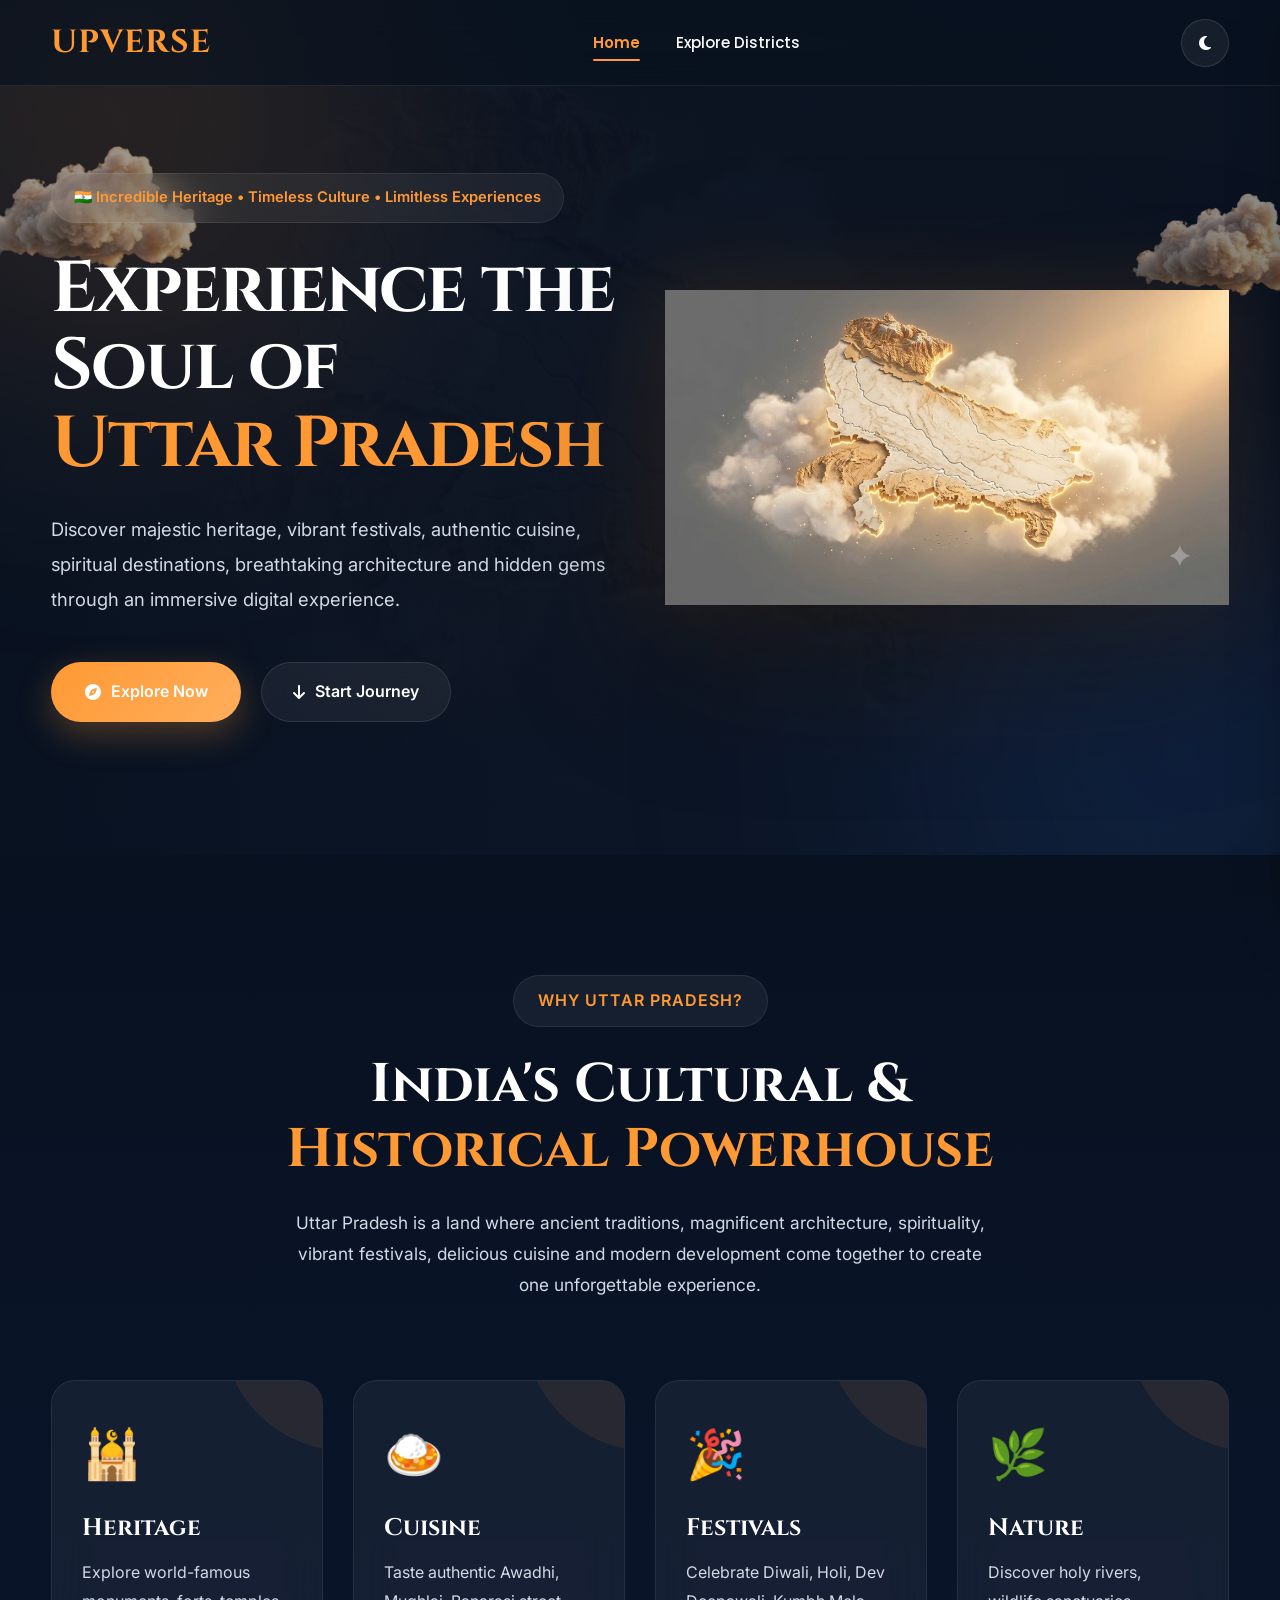
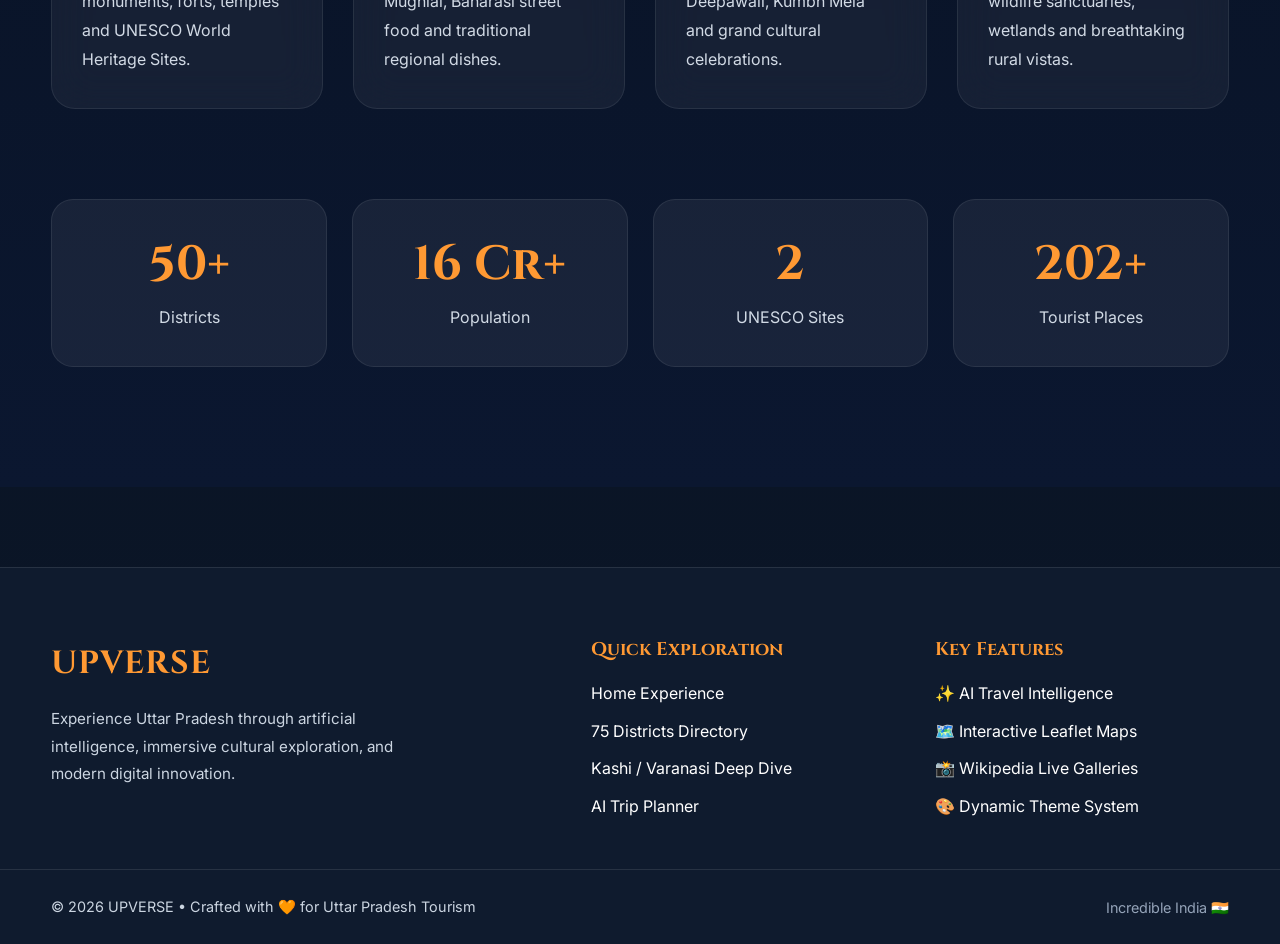
<file: index.html>
<!DOCTYPE html>
<html lang="en">

<head>

    <meta charset="UTF-8">
    <meta name="viewport" content="width=device-width, initial-scale=1.0">

    <title>UPVERSE | Experience the Soul of Uttar Pradesh</title>

    <meta name="description"
        content="Experience Uttar Pradesh through an immersive digital journey.">

    <!-- Google Fonts -->

    <link rel="preconnect" href="https://fonts.googleapis.com">

    <link rel="preconnect" href="https://fonts.gstatic.com" crossorigin>

    <link href="https://fonts.googleapis.com/css2?family=Cinzel:wght@500;600;700&family=Inter:wght@300;400;500;600&family=Poppins:wght@300;400;500;600;700&display=swap"
        rel="stylesheet">

    <!-- Font Awesome -->

    <link rel="stylesheet"
        href="https://cdnjs.cloudflare.com/ajax/libs/font-awesome/6.7.2/css/all.min.css">

    <!-- CSS -->

    <link rel="stylesheet" href="css/global.css">
    <link rel="stylesheet" href="css/navbar.css">
    <link rel="stylesheet" href="css/hero.css">
    <link rel="stylesheet" href="css/overview.css">

</head>

<body>
    
    
    <div class="loader">
    <div class="loader-content">
        <h1>UPVERSE</h1>
        <p>Loading Experience...</p>
    </div>
</div>
    <!-- ================= HEADER ================= -->

    <header class="navbar-header">

        <nav class="navbar container">

            <a href="index.html" class="logo">
                <span class="logo-accent">UP</span>VERSE
            </a>

            <ul class="nav-links">
                <li><a href="index.html" class="active">Home</a></li>
                <li><a href="explore.html">Explore Districts</a></li>
            </ul>

            <div class="nav-actions">
                <button class="theme-btn" id="themeToggle" aria-label="Toggle theme">
                    <i class="fa-solid fa-moon"></i>
                </button>
                <button class="mobile-menu-btn" id="mobileMenuBtn" aria-label="Toggle mobile menu">
                    <i class="fa-solid fa-bars"></i>
                </button>
            </div>
        </nav>
    </header>

    <!-- Mobile Drawer Menu -->
    <div class="mobile-nav-drawer" id="mobileNavDrawer">
        <div class="drawer-header">
            <span class="logo"><span class="logo-accent">UP</span>VERSE</span>
            <button class="close-drawer-btn" id="closeDrawerBtn"><i class="fa-solid fa-xmark"></i></button>
        </div>
        <ul class="drawer-links">
            <li><a href="index.html" class="active"><i class="fa-solid fa-house"></i> Home</a></li>
            <li><a href="explore.html"><i class="fa-solid fa-compass"></i> Explore Districts</a></li>
        </ul>
    </div>
    <div class="mobile-nav-backdrop" id="mobileNavBackdrop"></div>

    <!-- ================= HERO ================= -->

    <section class="hero">

        <!-- Background -->

        <div class="hero-bg"></div>

        <div class="hero-overlay"></div>

        <div class="hero-glow glow-1"></div>
        <div class="hero-glow glow-2"></div>

        <!-- Floating Clouds -->

        <img src="assets/images/cloud.png"
            class="cloud cloud-1"
            alt="Cloud">

        <img src="assets/images/cloud.png"
            class="cloud cloud-2"
            alt="Cloud">

        <!-- Main Content -->

        <div class="container hero-wrapper">

            <!-- LEFT SIDE -->

            <div class="hero-left">

                <span class="hero-tag">

                    🇮🇳 Incredible Heritage • Timeless Culture • Limitless Experiences

                </span>

                <h1>

                    Experience the Soul of

                    <span>Uttar Pradesh</span>

                </h1>

                <p>

                    Discover majestic heritage, vibrant festivals,
                    authentic cuisine, spiritual destinations,
                    breathtaking architecture and hidden gems through
                    an immersive digital experience.

                </p>

                <div class="hero-buttons">

                    <a href="explore.html" class="btn-primary">
                        <i class="fa-solid fa-compass"></i> Explore Now
                    </a>

                    <a href="#overview" class="btn-secondary">
                        <i class="fa-solid fa-arrow-down"></i> Start Journey
                    </a>
                </div>

            </div>

            <!-- RIGHT SIDE -->
            <div class="hero-right">
                <img src="assets/images/hero.webp" alt="Uttar Pradesh Heritage" onerror="this.src='assets/images/cloud.png'">
            </div>

        </div>

    </section>

    <!-- ================= OVERVIEW SECTION ================= -->
    <section id="overview" class="overview">

        <div class="container">

            <!-- Section Heading -->
            <div class="section-heading">

                <span class="section-tag">
                    WHY UTTAR PRADESH?
                </span>

                <h2>
                    India's Cultural &
                    <span>Historical Powerhouse</span>
                </h2>

                <p>
                    Uttar Pradesh is a land where ancient traditions,
                    magnificent architecture, spirituality, vibrant festivals,
                    delicious cuisine and modern development come together
                    to create one unforgettable experience.
                </p>

            </div>

            <!-- Feature Cards -->
            <div class="overview-grid">

                <div class="overview-card">
                    <div class="card-icon">🕌</div>
                    <h3>Heritage</h3>
                    <p>Explore world-famous monuments, forts, temples and UNESCO World Heritage Sites.</p>
                </div>

                <div class="overview-card">
                    <div class="card-icon">🍛</div>
                    <h3>Cuisine</h3>
                    <p>Taste authentic Awadhi, Mughlai, Banarasi street food and traditional regional dishes.</p>
                </div>

                <div class="overview-card">
                    <div class="card-icon">🎉</div>
                    <h3>Festivals</h3>
                    <p>Celebrate Diwali, Holi, Dev Deepawali, Kumbh Mela and grand cultural celebrations.</p>
                </div>

                <div class="overview-card">
                    <div class="card-icon">🌿</div>
                    <h3>Nature</h3>
                    <p>Discover holy rivers, wildlife sanctuaries, wetlands and breathtaking rural vistas.</p>
                </div>

            </div>

            <!-- Statistics -->
            <div class="overview-stats">

                <div class="overview-stat">
                    <h3>75+</h3>
                    <span>Districts</span>
                </div>

                <div class="overview-stat">
                    <h3>24 Cr+</h3>
                    <span>Population</span>
                </div>

                <div class="overview-stat">
                    <h3>4</h3>
                    <span>UNESCO Sites</span>
                </div>

                <div class="overview-stat">
                    <h3>300+</h3>
                    <span>Tourist Places</span>
                </div>

            </div>

        </div>

    </section>

    <!-- ================= FOOTER ================= -->
    <footer class="site-footer">
        <div class="container footer-container">
            <div class="footer-brand">
                <a href="index.html" class="logo">
                    <span class="logo-accent">UP</span>VERSE
                </a>
                <p>Experience Uttar Pradesh through artificial intelligence, immersive cultural exploration, and modern digital innovation.</p>
            </div>
            <div class="footer-nav">
                <h4>Quick Exploration</h4>
                <ul>
                    <li><a href="index.html">Home Experience</a></li>
                    <li><a href="explore.html">75 Districts Directory</a></li>
                    <li><a href="district.html?slug=varanasi">Kashi / Varanasi Deep Dive</a></li>
                    <li><a href="tripPlanner.html">AI Trip Planner</a></li>
                </ul>
            </div>
            <div class="footer-features">
                <h4>Key Features</h4>
                <ul>
                    <li><span>✨ AI Travel Intelligence</span></li>
                    <li><span>🗺️ Interactive Leaflet Maps</span></li>
                    <li><span>📸 Wikipedia Live Galleries</span></li>
                    <li><span>🎨 Dynamic Theme System</span></li>
                </ul>
            </div>
        </div>
        <div class="footer-bottom">
            <div class="container bottom-flex">
                <p>© 2026 UPVERSE • Crafted with 🧡 for Uttar Pradesh Tourism</p>
                <div class="footer-tags">
                    <span>Incredible India 🇮🇳</span>
                </div>
            </div>
        </div>
    </footer>

    <!-- Scripts -->
    <script src="js/theme.js"></script>
    <script src="js/main.js"></script>
    <script src="js/navbar.js"></script>
    <script src="js/hero.js"></script>
    <script src="js/overview.js"></script>
</body>
</html>
</file>
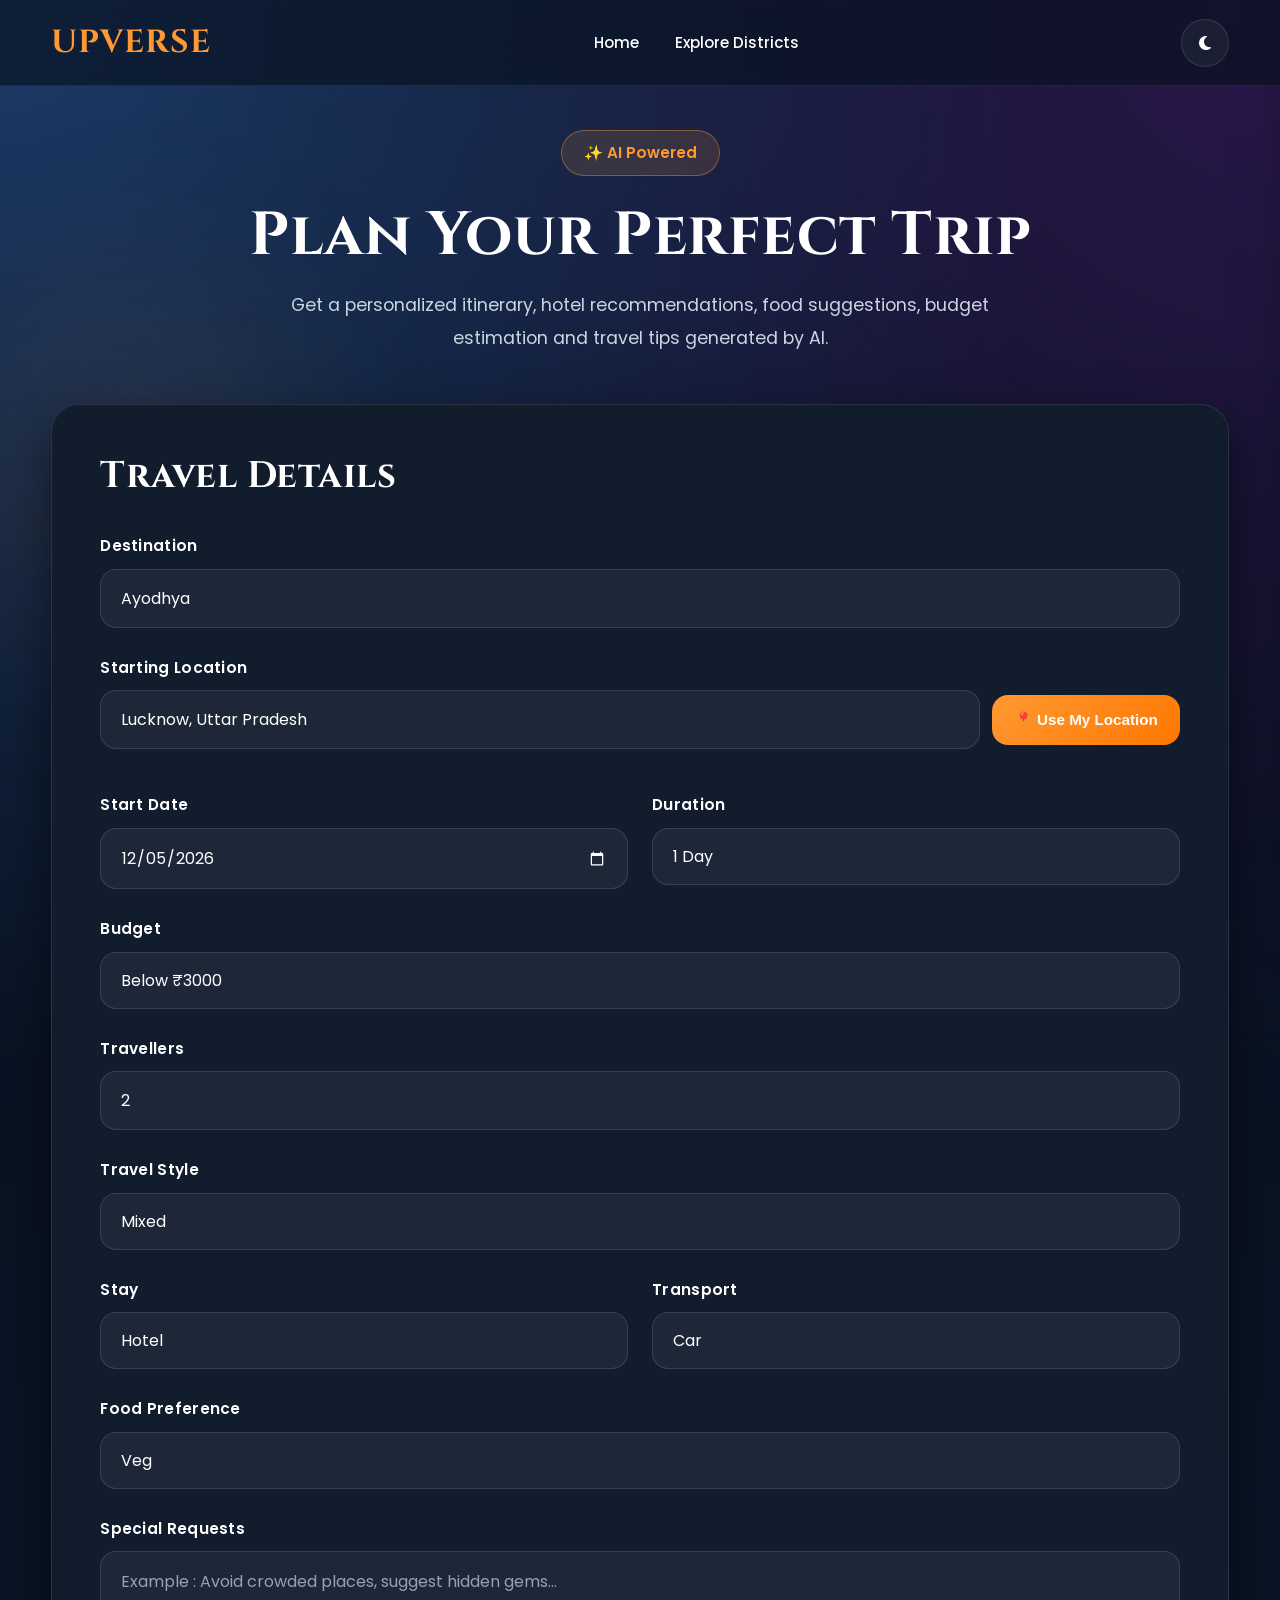
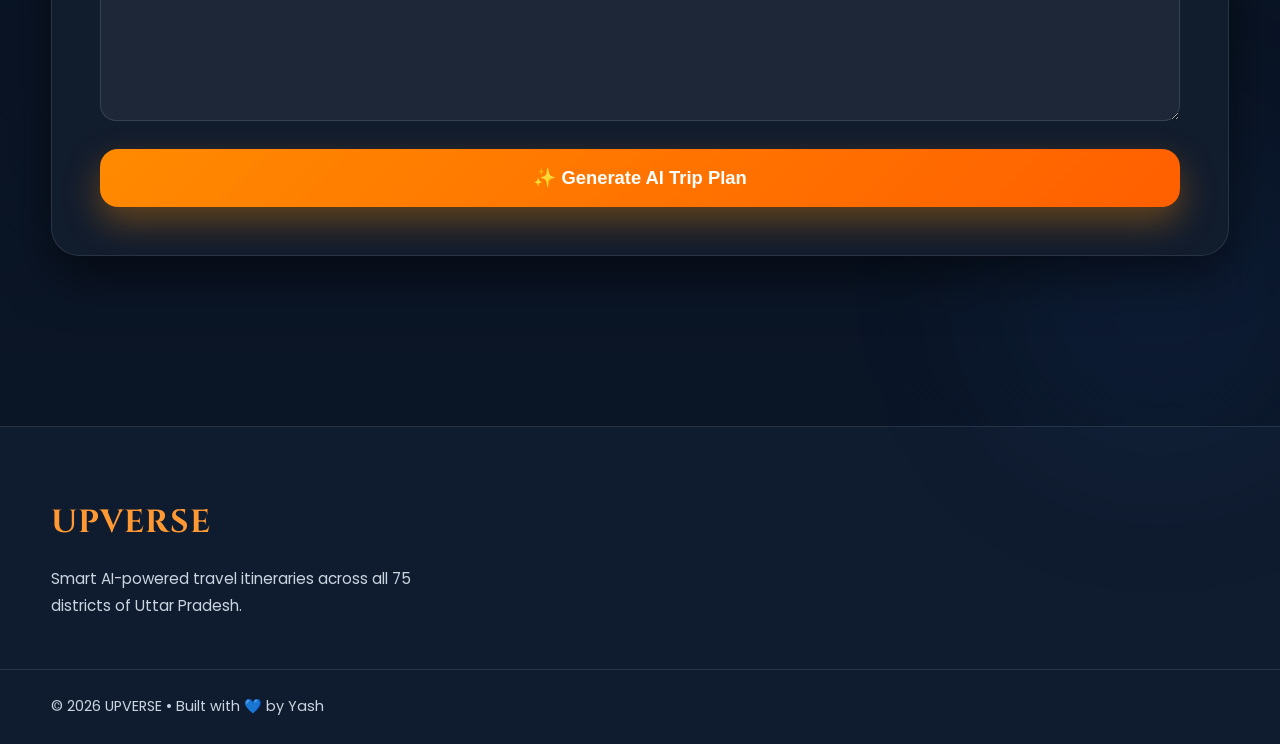
<file: tripPlanner.html>
<!DOCTYPE html>
<html lang="en">

<head>

    <meta charset="UTF-8">

    <meta name="viewport"
          content="width=device-width, initial-scale=1.0">

    <title>UPVERSE • AI Trip Planner</title>

    <link rel="stylesheet" href="https://cdnjs.cloudflare.com/ajax/libs/font-awesome/6.7.2/css/all.min.css">
    <link rel="stylesheet" href="css/global.css">
    <link rel="stylesheet" href="css/navbar.css">
    <link rel="stylesheet" href="css/tripPlanner.css">
    <link rel="stylesheet" href="css/tripRender.css">

    <link rel="preconnect"
          href="https://fonts.googleapis.com">

    <link rel="preconnect"
          href="https://fonts.gstatic.com"
          crossorigin>

    <link href="https://fonts.googleapis.com/css2?family=Cinzel:wght@500;700&family=Poppins:wght@300;400;500;600;700&display=swap"
          rel="stylesheet">

</head>

<body>

    <!-- NAVBAR -->
    <div id="navbar">
        <header class="navbar-header">
            <nav class="navbar container">
                <a href="index.html" class="logo">
                    <span class="logo-accent">UP</span>VERSE
                </a>

                <ul class="nav-links">
                    <li><a href="index.html">Home</a></li>
                    <li><a href="explore.html">Explore Districts</a></li>
                </ul>

                <div class="nav-actions">
                    <button class="theme-btn" id="themeToggle" aria-label="Toggle theme">
                        <i class="fa-solid fa-moon"></i>
                    </button>
                    <button class="mobile-menu-btn" id="mobileMenuBtn" aria-label="Toggle navigation menu">
                        <i class="fa-solid fa-bars"></i>
                    </button>
                </div>
            </nav>
        </header>

        <!-- Mobile Drawer Menu -->
        <div class="mobile-nav-drawer" id="mobileNavDrawer">
            <div class="drawer-header">
                <span class="logo"><span class="logo-accent">UP</span>VERSE</span>
                <button class="close-drawer-btn" id="closeDrawerBtn"><i class="fa-solid fa-xmark"></i></button>
            </div>
            <ul class="drawer-links">
                <li><a href="index.html"><i class="fa-solid fa-house"></i> Home</a></li>
                <li><a href="explore.html"><i class="fa-solid fa-compass"></i> Explore Districts</a></li>
            </ul>
        </div>
        <div class="mobile-nav-backdrop" id="mobileNavBackdrop"></div>
    </div>

    <!-- HERO -->

    <section class="planner-hero">

        <span class="hero-badge">
            ✨ AI Powered
        </span>

        <h1>

            Plan Your Perfect Trip

        </h1>

        <p>

            Get a personalized itinerary,
            hotel recommendations,
            food suggestions,
            budget estimation
            and travel tips generated by AI.

        </p>

    </section>

    <!-- FORM -->

    <section class="planner-container">

        <div class="planner-card">

            <h2>

                Travel Details

            </h2>

            <form id="tripPlannerForm">

                <!-- DISTRICT -->

                <div class="form-group">

                    <label>

                        Destination

                    </label>

                    <input
                        type="text"
                        id="district"
                        list="upDistrictsList"
                        placeholder="Enter or select destination (e.g. Ayodhya, Varanasi, Agra)"
                        autocomplete="off"
                    >
                    <datalist id="upDistrictsList"></datalist>
                </div>
                
                <div class="form-group">

    <label>

        Starting Location

    </label>

    <div class="location-input">

        <input
            type="text"
            id="startingLocation"
            placeholder="Enter your city">

        <button
            type="button"
            id="detectLocationBtn">

            📍 Use My Location

        </button>

    </div>

    <small
        id="locationStatus">

    </small>

</div>

                <!-- DATE -->

                <div class="grid-2">

                    <div class="form-group">

                        <label>

                            Start Date

                        </label>

                        <input

                            type="date"

                            id="startDate"

                        >

                    </div>

                    <div class="form-group">

                        <label>

                            Duration

                        </label>

                        <select id="duration">

                            <option value="1 Day">1 Day</option>
                            <option value="2 Days">2 Days</option>
                            <option value="3 Days">3 Days</option>
                            <option value="4 Days">4 Days</option>
                            <option value="5 Days">5 Days</option>
                            <option value="1 Week">1 Week</option>
                            <option value="1-2 Months">1-2 Months</option>

                        </select>

                    </div>

                </div>

                <!-- BUDGET -->

                <div class="form-group">

                    <label>

                        Budget

                    </label>

                    <select id="budget">

                      <option value="Below ₹3000">Below ₹3000</option>
                      <option value="₹3000–₹7000">₹3000–₹7000</option>
                      <option value="₹7000–₹15000">₹7000–₹15000</option>
                      <option value="Luxury">Luxury</option>

                      </select>

                </div>

                <!-- TRAVELLERS -->

                <div class="form-group">

                    <label>

                        Travellers

                    </label>

                    <input type="number" id="travellers" min="1" max="20" placeholder="Number of travellers">

                </div>

                <!-- STYLE -->

                <div class="form-group">

                    <label>

                        Travel Style

                    </label>

                    <select id="style">

                        <option>Mixed</option>
                        <option>Adventure</option>
                        <option>Nature</option>
                        <option>Photography</option>
                        <option>Heritage</option>
                        <option>Food</option>
                        <option>Spiritual</option>
                        <option>For Couples</option>

                    </select>

                </div>

                <!-- STAY -->

                <div class="grid-2">

                    <div class="form-group">

                        <label>

                            Stay

                        </label>

                        <select id="stay">

                          <option>Hotel</option>
                          <option>Resort</option>
                          <option>Homestay</option>
                          <option>Hostel</option>

                        </select>

                    </div>

                    <div class="form-group">

                        <label>

                            Transport

                        </label>

                        <select id="transport">

                            <option>Car</option>
                            <option>Bike</option>
                            <option>Bus</option>
                            <option>Train</option>
                            <option>Flight</option>

                        </select>

                    </div>

                </div>

                <!-- FOOD -->

                <div class="form-group">

                    <label>

                        Food Preference

                    </label>

                    <select id="food">

                        <option>Veg</option>
                        <option>Non Veg</option>
                        <option>Both</option>

                    </select>

                </div>

                <!-- SPECIAL -->

                <div class="form-group">

                    <label>

                        Special Requests

                    </label>

                    <textarea

                        id="special"

                        rows="5"

                        placeholder="Example : Avoid crowded places, suggest hidden gems..."

                    ></textarea>

                </div>

                <!-- BUTTON -->

                <button

                    type="submit"

                    class="generate-btn"

                >

                    ✨ Generate AI Trip Plan

                </button>

            </form>

        </div>

    </section>

    <!-- ==========================================================
     AI PLANNING
========================================================== -->

<section class="trip-ai-section hidden" id="tripAISection">

    <div class="trip-ai-card">

        <div class="trip-ai-header">

            <div class="trip-ai-icon">
                🤖
            </div>

            <div>
                <h2>UPVERSE AI</h2>
                <p>Creating your personalized travel itinerary...</p>
            </div>

        </div>

        <div class="trip-progress">
            <div id="tripProgressFill"></div>
        </div>

        <div class="trip-progress-stats">
            <div id="tripPlanningMessage">Initializing UPVERSE AI...</div>
            <div id="tripProgressPercent">0%</div>
        </div>

        <div id="tripPlanningSteps"></div>
    </div>
</section>

<!-- ==========================================================
     AI RESULT
========================================================== -->

<section id="tripResult" class="trip-result hidden">
    <!-- Rendered dynamically by tripRender.js -->
</section>

<!-- Footer -->
<footer class="site-footer">
    <div class="container footer-container">
        <div class="footer-brand">
            <a href="index.html" class="logo">
                <span class="logo-accent">UP</span>VERSE
            </a>
            <p>Smart AI-powered travel itineraries across all 75 districts of Uttar Pradesh.</p>
        </div>
    </div>
    <div class="footer-bottom">
        <div class="container bottom-flex">
            <p>© 2026 UPVERSE • Built with 💙 by Yash</p>
        </div>
    </div>
</footer>

    <!-- Scripts -->
    <script src="js/theme.js"></script>
    <script src="js/main.js"></script>
    <script src="js/navbar.js"></script>
    <script src="js/districtData.js"></script>
    <script src="js/api.js"></script>
    <script src="js/tripRender.js"></script>
    <script src="js/tripPlanner.js"></script>

</body>

</html>
</file>
<file: css/global.css>
/* ==========================================================
   UPVERSE DESIGN SYSTEM & GLOBAL STYLES
   Curated color palette, sleek dark/light modes & glassmorphism
========================================================== */

/* Google Fonts Reset & Variables */
*,
*::before,
*::after {
    margin: 0;
    padding: 0;
    box-sizing: border-box;
}

html {
    scroll-behavior: smooth;
    font-size: 16px;
}

/* ==========================================================
   THEME DESIGN TOKENS
========================================================== */
:root {
    --primary: #FF9933;       /* Sacred Indian Saffron */
    --primary-light: #FFAE5D;
    --primary-dark: #E67A18;
    --secondary: #138808;     /* India Green */
    --accent: #3B82F6;        /* Heritage Indigo/Blue */
    --gold: #FFD700;

    /* Dark Mode Defaults */
    --bg: #07101D;
    --bg-gradient: radial-gradient(circle at top left, #1d3b69 0%, transparent 40%), radial-gradient(circle at top right, #2a174b 0%, transparent 40%), linear-gradient(180deg, #07101D 0%, #0B1628 100%);
    --surface: #0F1B2E;
    --card: #111C2D;
    --card-hover: #18273E;
    --glass: rgba(255, 255, 255, 0.06);
    --border: rgba(255, 255, 255, 0.10);
    --border-hover: rgba(255, 153, 51, 0.45);
    
    --text: #FFFFFF;
    --text-light: #CBD5E1;
    --text-muted: #94A3B8;

    --input-bg: rgba(255, 255, 255, 0.05);
    --input-color: #FFFFFF;
    --input-border: rgba(255, 255, 255, 0.12);
    --input-placeholder: #94A3B8;

    --shadow-sm: 0 4px 15px rgba(0, 0, 0, 0.25);
    --shadow-md: 0 10px 30px rgba(0, 0, 0, 0.35);
    --shadow-lg: 0 20px 50px rgba(0, 0, 0, 0.5);

    --radius-sm: 10px;
    --radius-md: 18px;
    --radius-lg: 24px;
    --radius-full: 9999px;

    --transition: all 0.3s cubic-bezier(0.16, 1, 0.3, 1);
}

/* Light Mode Overrides */
[data-theme="light"],
body.light-mode {
    --bg: #F4F7FB;
    --bg-gradient: radial-gradient(circle at top left, rgba(255, 153, 51, 0.10) 0%, transparent 40%), radial-gradient(circle at top right, rgba(59, 130, 246, 0.08) 0%, transparent 40%), linear-gradient(180deg, #F8FAFC 0%, #EEF2F6 100%);
    --surface: #FFFFFF;
    --card: #FFFFFF;
    --card-hover: #F8FAFC;
    --glass: rgba(255, 255, 255, 0.88);
    --border: rgba(0, 0, 0, 0.08);
    --border-hover: rgba(255, 153, 51, 0.6);

    --text: #0F172A;
    --text-light: #334155;
    --text-muted: #64748B;

    --input-bg: #FFFFFF;
    --input-color: #0F172A;
    --input-border: #CBD5E1;
    --input-placeholder: #94A3B8;

    --shadow-sm: 0 4px 15px rgba(0, 0, 0, 0.05);
    --shadow-md: 0 10px 30px rgba(0, 0, 0, 0.07);
    --shadow-lg: 0 20px 50px rgba(0, 0, 0, 0.10);
}

body {
    font-family: 'Inter', system-ui, -apple-system, sans-serif;
    background: var(--bg-gradient);
    color: var(--text);
    min-height: 100vh;
    overflow-x: hidden;
    line-height: 1.6;
    transition: background 0.35s ease, color 0.35s ease;
}

.hidden {
    display: none !important;
}

/* ==========================================================
   TYPOGRAPHY
========================================================== */
h1, h2, h3, h4, h5, h6 {
    font-family: 'Cinzel', serif;
    color: var(--text);
    font-weight: 700;
    line-height: 1.25;
}

p {
    color: var(--text-light);
    line-height: 1.8;
}

a {
    text-decoration: none;
    color: inherit;
    transition: var(--transition);
}

img, video, iframe, canvas, svg {
    max-width: 100%;
    height: auto;
    display: block;
}

h1, h2, h3, h4, h5, h6, p, a, span {
    overflow-wrap: break-word;
}

.container {
    width: min(92%, 1360px);
    margin: 0 auto;
}

/* Logo Accent */
.logo {
    font-family: 'Cinzel', serif;
    font-size: 1.85rem;
    font-weight: 700;
    letter-spacing: 1px;
    color: var(--text);
}

.logo-accent {
    color: var(--primary);
}

/* ==========================================================
   BUTTONS
========================================================== */
.btn-primary {
    display: inline-flex;
    align-items: center;
    justify-content: center;
    gap: 10px;
    padding: 14px 30px;
    background: linear-gradient(135deg, var(--primary), var(--primary-light));
    color: #FFFFFF !important;
    border-radius: var(--radius-full);
    font-weight: 600;
    font-size: 1rem;
    border: none;
    cursor: pointer;
    box-shadow: 0 8px 25px rgba(255, 153, 51, 0.35);
    transition: var(--transition);
}

.btn-primary:hover {
    transform: translateY(-3px);
    box-shadow: 0 12px 35px rgba(255, 153, 51, 0.5);
}

.btn-secondary {
    display: inline-flex;
    align-items: center;
    justify-content: center;
    gap: 10px;
    padding: 14px 30px;
    background: var(--glass);
    color: var(--text) !important;
    border: 1px solid var(--border);
    border-radius: var(--radius-full);
    font-weight: 600;
    font-size: 1rem;
    cursor: pointer;
    backdrop-filter: blur(15px);
    -webkit-backdrop-filter: blur(15px);
    transition: var(--transition);
}

.btn-secondary:hover {
    background: var(--border);
    transform: translateY(-3px);
    border-color: var(--primary);
}

/* ==========================================================
   GLOBAL LOADER OVERLAY
========================================================== */
.loader {
    position: fixed;
    inset: 0;
    background: var(--bg);
    display: flex;
    justify-content: center;
    align-items: center;
    z-index: 99999;
}

.loader-content {
    text-align: center;
}

.loader-spinner {
    width: 60px;
    height: 60px;
    border: 3px solid rgba(255, 153, 51, 0.2);
    border-top-color: var(--primary);
    border-radius: 50%;
    margin: 0 auto 20px;
    animation: spin 0.8s linear infinite;
}

@keyframes spin {
    to { transform: rotate(360deg); }
}

.loader h1 {
    font-size: 3.5rem;
    color: var(--primary);
    letter-spacing: 4px;
}

.loader p {
    color: var(--text-muted);
    font-size: 1.1rem;
    margin-top: 8px;
}

/* ==========================================================
   MOBILE MENU DRAWER
========================================================== */
.mobile-menu-btn {
    display: none;
    width: 44px;
    height: 44px;
    border-radius: 50%;
    border: 1px solid var(--border);
    background: var(--glass);
    color: var(--text);
    font-size: 1.1rem;
    cursor: pointer;
    align-items: center;
    justify-content: center;
    transition: var(--transition);
}

.mobile-menu-btn:hover {
    background: var(--primary);
    color: #fff;
}

.mobile-nav-drawer {
    position: fixed;
    top: 0;
    right: -320px;
    width: 300px;
    height: 100vh;
    background: var(--surface);
    border-left: 1px solid var(--border);
    padding: 30px 24px;
    z-index: 10000;
    display: flex;
    flex-direction: column;
    transition: right 0.4s cubic-bezier(0.16, 1, 0.3, 1);
    box-shadow: var(--shadow-lg);
}

.mobile-nav-drawer.open {
    right: 0;
}

.mobile-nav-backdrop {
    position: fixed;
    inset: 0;
    background: rgba(0, 0, 0, 0.6);
    backdrop-filter: blur(4px);
    z-index: 9999;
    opacity: 0;
    pointer-events: none;
    transition: opacity 0.35s ease;
}

.mobile-nav-backdrop.open {
    opacity: 1;
    pointer-events: auto;
}

.drawer-header {
    display: flex;
    justify-content: space-between;
    align-items: center;
    margin-bottom: 35px;
}

.close-drawer-btn {
    background: none;
    border: none;
    color: var(--text);
    font-size: 1.4rem;
    cursor: pointer;
}

.drawer-links {
    list-style: none;
    display: flex;
    flex-direction: column;
    gap: 16px;
}

.drawer-links li a {
    display: flex;
    align-items: center;
    gap: 14px;
    padding: 12px 18px;
    border-radius: var(--radius-sm);
    font-size: 1.05rem;
    font-weight: 500;
    color: var(--text);
    background: var(--glass);
    transition: var(--transition);
}

.drawer-links li a:hover,
.drawer-links li a.active {
    background: var(--primary);
    color: #fff;
}

/* ==========================================================
   SHARED FOOTER
========================================================== */
.site-footer {
    background: var(--surface);
    border-top: 1px solid var(--border);
    padding-top: 70px;
    margin-top: 80px;
}

.footer-container {
    display: grid;
    grid-template-columns: 2fr 1.2fr 1.2fr;
    gap: 50px;
    padding-bottom: 50px;
}

.footer-brand p {
    margin-top: 16px;
    max-width: 380px;
    font-size: 0.95rem;
}

.footer-nav h4, .footer-features h4 {
    font-size: 1.15rem;
    margin-bottom: 20px;
    color: var(--primary);
}

.footer-nav ul, .footer-features ul {
    list-style: none;
    display: flex;
    flex-direction: column;
    gap: 12px;
}

.footer-nav ul li a:hover {
    color: var(--primary);
    transform: translateX(4px);
    display: inline-block;
}

.footer-bottom {
    border-top: 1px solid var(--border);
    padding: 24px 0;
}

.bottom-flex {
    display: flex;
    justify-content: space-between;
    align-items: center;
    flex-wrap: wrap;
    gap: 15px;
    font-size: 0.9rem;
    color: var(--text-muted);
}

@media (max-width: 900px) {
    .mobile-menu-btn {
        display: flex;
    }
    .footer-container {
        grid-template-columns: 1fr;
        gap: 35px;
    }
}

@media (max-width: 480px) {
    .site-footer {
        padding-top: 45px;
        margin-top: 50px;
    }
    .footer-container {
        gap: 25px;
        padding-bottom: 30px;
    }
    .btn-primary, .btn-secondary {
        padding: 12px 20px;
        font-size: 0.94rem;
    }
    .container {
        width: min(94%, 1360px);
    }
    .mobile-nav-drawer {
        width: min(85vw, 300px);
        padding: 24px 18px;
    }
}
</file>
<file: css/navbar.css>
/* ==========================================
   HEADER
========================================== */

header {
    position: fixed;
    top: 0;
    left: 0;
    width: 100%;
    z-index: 1000;

    background: rgba(8, 17, 32, 0.65);
    backdrop-filter: blur(18px);
    -webkit-backdrop-filter: blur(18px);

    border-bottom: 1px solid rgba(255,255,255,.08);

    transition: all .35s ease;
}

/* Scroll Effect */

header.scrolled{
    background: rgba(8,17,32,.92);
    box-shadow: 0 10px 35px rgba(0,0,0,.35);
}


/* ==========================================
   NAVBAR
========================================== */

.navbar,
.nav-container {
    max-width: 1400px;
    width: min(92%, 1360px);
    margin: auto;
    height: 85px;
    display: flex;
    justify-content: space-between;
    align-items: center;
}

header.navbar-header nav {
    display: flex;
    align-items: center;
}


/* ==========================================
   LOGO
========================================== */

.logo{

    font-family:"Cinzel",serif;

    font-size:2rem;

    font-weight:700;

    color:var(--primary);

    cursor:pointer;

    user-select:none;

    transition:.3s;

}

.logo:hover{

    transform:scale(1.05);

}


/* ==========================================
   NAVIGATION
========================================== */

.nav-links{

    display:flex;

    align-items:center;

    gap:36px;

    list-style:none;

    margin:0;

    padding:0;

    flex-shrink:0;

}

.nav-links li{

    list-style:none;

}

.nav-links a{

    position:relative;

    font-family:"Poppins",sans-serif;

    font-size:15px;

    font-weight:500;

    color:#ffffff;

    transition:.35s;

}

/* Underline Animation */

.nav-links a::after{

    content:"";

    position:absolute;

    left:0;

    bottom:-8px;

    width:0;

    height:2px;

    border-radius:10px;

    background:var(--primary);

    transition:.35s;

}

.nav-links a:hover{

    color:var(--primary);

}

.nav-links a:hover::after{

    width:100%;

}

.nav-links a.active{

    color:var(--primary);
    font-weight:600;

}

.nav-links a.active::after{

    width:100%;

}


/* ==========================================
   RIGHT SIDE
========================================== */

.nav-actions{

    display:flex;

    align-items:center;

    gap:14px;

    flex-shrink:0;

}


/* ==========================================
   ICON BUTTONS
========================================== */

.icon-btn,
.theme-btn{

    width:48px;

    height:48px;

    border-radius:50%;

    border:1px solid rgba(255,255,255,.12);

    background:rgba(255,255,255,.06);

    backdrop-filter:blur(15px);

    color:#ffffff;

    cursor:pointer;

    display:flex;

    align-items:center;

    justify-content:center;

    font-size:16px;

    transition:.35s;

}

.icon-btn:hover,
.theme-btn:hover{

    background:var(--primary);

    color:#fff;

    transform:translateY(-3px);

    box-shadow:0 8px 25px rgba(255,153,51,.35);

}


/* ==========================================
   MOBILE MENU BUTTON
========================================== */

.mobile-menu-btn,
.menu-btn{
    display:none;
}


/* ==========================================
   RESPONSIVE
========================================== */

@media (max-width:1100px){

    .nav-links{
        gap:20px;
    }

}


@media (max-width:900px){

    .nav-links{
        display:none !important;
    }

    .mobile-menu-btn,
    .menu-btn{
        display:flex !important;
    }

}


@media (max-width:600px){
    .navbar,
    .nav-container{
        height:72px;
    }

    .logo{
        font-size:1.45rem;
    }

    .icon-btn,
    .theme-btn,
    .mobile-menu-btn{
        width:40px;
        height:40px;
        font-size:1rem;
    }
}

@media (max-width:380px){
    .navbar,
    .nav-container{
        height:65px;
        width:95%;
    }

    .logo{
        font-size:1.25rem;
    }

    .nav-actions{
        gap:8px;
    }

    .icon-btn,
    .theme-btn,
    .mobile-menu-btn{
        width:36px;
        height:36px;
        font-size:0.9rem;
    }
}

/* ==========================================
   LIGHT MODE OVERRIDES
========================================== */
[data-theme="light"] header,
body.light-mode header {
    background: rgba(255, 255, 255, 0.90);
    border-bottom: 1px solid rgba(0, 0, 0, 0.08);
    box-shadow: 0 4px 20px rgba(0, 0, 0, 0.04);
}

[data-theme="light"] header.scrolled,
body.light-mode header.scrolled {
    background: rgba(255, 255, 255, 0.98);
    box-shadow: 0 10px 30px rgba(0, 0, 0, 0.08);
}

[data-theme="light"] .nav-links a,
body.light-mode .nav-links a {
    color: #1E293B;
}

[data-theme="light"] .nav-links a:hover,
[data-theme="light"] .nav-links a.active,
body.light-mode .nav-links a:hover,
body.light-mode .nav-links a.active {
    color: var(--primary);
}

[data-theme="light"] .icon-btn,
[data-theme="light"] .theme-btn,
body.light-mode .icon-btn,
body.light-mode .theme-btn {
    background: #FFFFFF;
    color: #0F172A;
    border: 1px solid rgba(0, 0, 0, 0.12);
    box-shadow: 0 2px 8px rgba(0, 0, 0, 0.05);
}

[data-theme="light"] .mobile-nav-drawer,
body.light-mode .mobile-nav-drawer {
    background: #FFFFFF;
    border-left: 1px solid rgba(0, 0, 0, 0.08);
    color: #0F172A;
}

[data-theme="light"] .drawer-links a,
body.light-mode .drawer-links a {
    color: #1E293B;
    background: #F8FAFC;
    border: 1px solid rgba(0, 0, 0, 0.06);
}
</file>
<file: css/hero.css>
/* ==========================================
   HERO SECTION
========================================== */

.hero{
    position: relative;
    min-height: 95vh;
    display: flex;
    flex-direction: column;
    justify-content: center;
    overflow: hidden;
    
    padding-top: 120px;
    padding-bottom: 80px;
    perspective:1200px;
    background:
        radial-gradient(circle at top left,
        rgba(255,153,51,.18),
        transparent 35%),

        radial-gradient(circle at bottom right,
        rgba(59,130,246,.16),
        transparent 40%),

        linear-gradient(
        180deg,
        #081120 0%,
        #0B1730 100%);
}


/* ==========================================
   BACKGROUND IMAGE
========================================== */

.hero-bg{

    position:absolute;
    inset:0;

    background-image:url("../assets/images/hero.webp");

    background-size:cover;
    background-position:center;

    opacity:.15;

    transform:scale(1.05);

    z-index:1;

}


/* ==========================================
   DARK OVERLAY
========================================== */

.hero-overlay{

    position:absolute;

    inset:0;

    background:linear-gradient(
        90deg,
        rgba(8,17,32,.95) 0%,
        rgba(8,17,32,.78) 45%,
        rgba(8,17,32,.92) 100%
    );

    z-index:2;

}


/* ==========================================
   GLOW EFFECTS
========================================== */

.hero-glow{

    position:absolute;

    border-radius:50%;

    filter:blur(140px);

    pointer-events:none;

    z-index:2;

}

.glow-1{

    width:450px;
    height:450px;

    background:rgba(255,153,51,.18);

    left:-120px;
    top:-100px;

}

.glow-2{

    width:500px;
    height:500px;

    background:rgba(59,130,246,.15);

    right:-150px;
    bottom:-150px;

}


/* ==========================================
   CLOUDS
========================================== */

.cloud{

    position:absolute;

    pointer-events:none;

    opacity:.55;

    z-index:3;

}

.cloud-1{

    width:300px;

    top:130px;

    left:-60px;

}

.cloud-2{

    width:250px;

    right:-70px;

    top:180px;

}


/* ==========================================
   HERO WRAPPER
========================================== */

.hero-wrapper{

    position:relative;

    z-index:10;

    display:grid;
    
    grid-template-columns:1fr 1fr;

    align-items:center;

    gap:70px;

}


/* ==========================================
   LEFT SIDE
========================================== */

.hero-left{

    display:flex;

    flex-direction:column;

    justify-content:center;

}


/* ==========================================
   HERO TAG
========================================== */

.hero-tag{

    width:fit-content;

    padding:12px 22px;

    border-radius:999px;

    background:rgba(255,255,255,.06);

    border:1px solid rgba(255,255,255,.08);

    backdrop-filter:blur(20px);

    color:var(--primary);

    font-size:.92rem;

    font-weight:600;

    margin-bottom:28px;

}


/* ==========================================
   HERO TITLE
========================================== */

.hero-left h1{

    font-size:5rem;

    line-height:1.08;

    font-weight:700;

    color:var(--text);

    margin-bottom:28px;

    letter-spacing:-2px;

}

.hero-left h1 span{

    display:block;

    color:var(--primary);

}


/* ==========================================
   PARAGRAPH
========================================== */

.hero-left p{

    max-width:620px;

    font-size:1.15rem;

    line-height:1.9;

    color:#D2DAE5;

    margin-bottom:45px;

}


/* ==========================================
   BUTTONS
========================================== */

.hero-buttons{

    display:flex;

    gap:20px;

    flex-wrap:wrap;

}


/* ==========================================
   RIGHT SIDE
========================================== */

.hero-right{

    display:flex;
    transform-style:preserve-3d;
    justify-content:center;

    align-items:center;

    position:relative;

}

.hero-right img{

    width:100%;

    max-width:650px;

    object-fit:contain;

}

/* ==========================================
   FLOATING ANIMATION
========================================== */

.hero-right img{

    animation: heroFloat 6s ease-in-out infinite;

    filter:
        drop-shadow(0 40px 80px rgba(0,0,0,.45))
        drop-shadow(0 0 40px rgba(255,153,51,.15));

    transition:.5s ease;

}

.hero-right img:hover{

    transform:scale(1.03);

}


/* ==========================================
   HERO BUTTONS
========================================== */

.hero-buttons .btn-primary,
.hero-buttons .btn-secondary{

    min-width:190px;

    height:60px;

    font-size:1rem;

    font-weight:600;

    transition:.35s;

}

.hero-buttons .btn-primary{

    box-shadow:
        0 12px 35px rgba(255,153,51,.28);

}

.hero-buttons .btn-primary:hover{

    transform:translateY(-6px);

    box-shadow:
        0 18px 45px rgba(255,153,51,.45);

}

.hero-buttons .btn-secondary:hover{

    transform:translateY(-6px);

    border-color:rgba(255,153,51,.4);

}


/* ==========================================
   HERO STATS
========================================== */

.hero-stats{

    position:relative;

    z-index:15;

    display:grid;

    grid-template-columns:repeat(4,1fr);

    gap:25px;

    margin-top:70px;

}


.stat-card{

    padding:32px 24px;

    border-radius:24px;

    background:rgba(255,255,255,.07);

    border:1px solid rgba(255,255,255,.08);

    backdrop-filter:blur(25px);

    text-align:center;

    transition:.4s;

    cursor:pointer;

}

.stat-card:hover{

    transform:translateY(-10px);

    border-color:rgba(255,153,51,.4);

    box-shadow:

        0 25px 60px rgba(0,0,0,.35),

        0 0 25px rgba(255,153,51,.12);

}

.stat-card h2{

    font-size:2.4rem;

    color:var(--primary);

    margin-bottom:12px;

}

.stat-card p{

    color:#D4DCE6;

    font-size:1rem;

}


/* ==========================================
   SCROLL INDICATOR
========================================== */

.scroll-indicator{

    position:absolute;

    left:50%;

    bottom:35px;

    transform:translateX(-50%);

    display:flex;

    flex-direction:column;

    align-items:center;

    gap:12px;

    z-index:20;

}


.scroll-indicator span{

    width:30px;

    height:52px;

    border:2px solid rgba(255,255,255,.35);

    border-radius:999px;

    position:relative;

}

.scroll-indicator span::before{

    content:"";

    position:absolute;

    left:50%;

    top:8px;

    width:6px;

    height:6px;

    background:white;

    border-radius:50%;

    transform:translateX(-50%);

    animation:scrollMouse 2s infinite;

}

.scroll-indicator p{

    font-size:.82rem;

    color:#C7D0DB;

}


/* ==========================================
   CLOUD ANIMATION
========================================== */

.cloud-1{

    animation:cloudMove1 35s linear infinite;

}

.cloud-2{

    animation:cloudMove2 45s linear infinite;

}


/* ==========================================
   KEYFRAMES
========================================== */

@keyframes heroFloat{

    0%,100%{

        transform:translateY(0px);

    }

    50%{

        transform:translateY(-18px);

    }

}


@keyframes scrollMouse{

    0%{

        opacity:0;

        top:8px;

    }

    40%{

        opacity:1;

    }

    100%{

        opacity:0;

        top:28px;

    }

}


@keyframes cloudMove1{

    from{

        transform:translateX(-80px);

    }

    to{

        transform:translateX(160px);

    }

}


@keyframes cloudMove2{

    from{

        transform:translateX(80px);

    }

    to{

        transform:translateX(-180px);

    }

}

/* ==========================================
   RESPONSIVE DESIGN
========================================== */

/* Large Laptop */

@media (max-width: 1400px){

    .hero-left h1{
        font-size:4.5rem;
    }

    .hero-wrapper{
        gap:50px;
    }

}

/* Laptop */

@media (max-width:1200px){

    .hero{
        padding-top:110px;
    }

    .hero-wrapper{

        grid-template-columns:1fr;

        text-align:center;

        gap:60px;

    }

    .hero-left{

        align-items:center;

    }

    .hero-left p{

        max-width:700px;

    }

    .hero-right img{

        max-width:600px;

    }

    .hero-stats{

        grid-template-columns:repeat(2,1fr);

        margin-top:50px;

    }

}


/* Tablet */

@media (max-width:768px){

    .hero{

        padding-top:100px;

        min-height:auto;

    }

    .hero-left h1{

        font-size:3rem;

        letter-spacing:-1px;

    }

    .hero-left p{

        font-size:1rem;

    }

    .hero-buttons{

        justify-content:center;

        width:100%;

    }

    .hero-buttons .btn-primary,
    .hero-buttons .btn-secondary{
        width:100%;
        max-width:320px;
        min-width:0 !important;
    }

    .hero-right img{

        max-width:420px;

    }

    .hero-stats{

        grid-template-columns:1fr;

    }

}


/* Mobile */

@media (max-width:480px){

    .hero{

        padding-top:90px;

    }

    .hero-tag{

        font-size:.75rem;

        padding:10px 16px;

    }

    .hero-left h1{

        font-size:2.4rem;

        line-height:1.15;

    }

    .hero-left p{

        font-size:.95rem;

    }

    .stat-card{

        padding:24px 18px;

    }

    .stat-card h2{

        font-size:2rem;

    }

    .scroll-indicator{

        display:none;

    }

}


/* ==========================================
   EXTRA GLOW
========================================== */

.hero::before{

    content:"";

    position:absolute;

    width:700px;

    height:700px;

    border-radius:50%;

    background:radial-gradient(

        rgba(255,153,51,.10),

        transparent 70%

    );

    left:-250px;

    top:-250px;

    filter:blur(40px);

    z-index:1;

}


.hero::after{

    content:"";

    position:absolute;

    width:650px;

    height:650px;

    border-radius:50%;

    background:radial-gradient(

        rgba(59,130,246,.10),

        transparent 70%

    );

    right:-220px;

    bottom:-250px;

    filter:blur(40px);

    z-index:1;

}


/* ==========================================
   OPTIONAL GRID
========================================== */

.hero-grid{

    position:absolute;

    inset:0;

    background-image:

    linear-gradient(

        rgba(255,255,255,.03) 1px,

        transparent 1px

    ),

    linear-gradient(

        90deg,

        rgba(255,255,255,.03) 1px,

        transparent 1px

    );

    background-size:80px 80px;

    opacity:.2;

    z-index:1;

    pointer-events:none;

}


/* ==========================================
   SMOOTH TRANSITIONS
========================================== */

.hero *{

    transition:

    color .35s ease,

    background .35s ease,

    border-color .35s ease,

    transform .35s ease;

}


/* ==========================================
   SELECTION
========================================== */

.hero ::selection{

    background:var(--primary);

    color:#fff;

}

/* ==========================================
   LIGHT MODE OVERRIDES FOR HERO SECTION
========================================== */
[data-theme="light"] .hero,
body.light-mode .hero {
    background:
        radial-gradient(circle at top left, rgba(255,153,51,.12), transparent 35%),
        radial-gradient(circle at bottom right, rgba(59,130,246,.10), transparent 40%),
        linear-gradient(180deg, #F8FAFC 0%, #EEF2F6 100%);
}

[data-theme="light"] .hero-overlay,
body.light-mode .hero-overlay {
    background: linear-gradient(
        90deg,
        rgba(255,255,255,.94) 0%,
        rgba(255,255,255,.75) 45%,
        rgba(255,255,255,.92) 100%
    );
}

[data-theme="light"] .hero-left h1,
body.light-mode .hero-left h1 {
    color: #0F172A;
}

[data-theme="light"] .hero-left p,
body.light-mode .hero-left p {
    color: #334155;
}

[data-theme="light"] .hero-tag,
body.light-mode .hero-tag {
    background: #FFFFFF;
    border: 1px solid rgba(0,0,0,0.08);
    box-shadow: 0 4px 15px rgba(0,0,0,0.04);
}

[data-theme="light"] .stat-card,
body.light-mode .stat-card {
    background: #FFFFFF;
    border: 1px solid rgba(0,0,0,0.08);
    box-shadow: 0 10px 25px rgba(0,0,0,0.05);
}

[data-theme="light"] .stat-card strong,
body.light-mode .stat-card strong {
    color: #0F172A;
}

[data-theme="light"] .stat-card span,
body.light-mode .stat-card span {
    color: #64748B;
}
</file>
<file: css/overview.css>
/* ==========================================
   OVERVIEW SECTION
========================================== */

.overview{

    position: relative;

    padding:120px 0;

    background:
    linear-gradient(
    180deg,
    #081120 0%,
    #0B1730 100%);

    overflow:hidden;

}

/* ==========================================
   SECTION HEADING
========================================== */

.section-heading{

    max-width:850px;

    margin:0 auto 80px;

    text-align:center;

}

.section-tag{

    display:inline-flex;

    align-items:center;

    justify-content:center;

    padding:12px 24px;

    border-radius:999px;

    background:rgba(255,255,255,.06);

    border:1px solid rgba(255,255,255,.08);

    color:var(--primary);

    font-weight:600;

    letter-spacing:1px;

    margin-bottom:25px;

}

.section-heading h2{

    font-size:3.4rem;

    line-height:1.2;

    margin-bottom:25px;

}

.section-heading h2 span{

    color:var(--primary);

}

.section-heading p{

    max-width:700px;

    margin:auto;

    color:#D1DAE5;

    font-size:1.08rem;

}

/* ==========================================
   FEATURE GRID
========================================== */

.overview-grid{

    display:grid;

    grid-template-columns:repeat(4,1fr);

    gap:30px;

}

/* ==========================================
   CARD
========================================== */

.overview-card{

    background:rgba(255,255,255,.05);

    border:1px solid rgba(255,255,255,.08);

    backdrop-filter:blur(20px);

    border-radius:24px;

    padding:35px 30px;

    transition:.4s ease;

    cursor:pointer;

    position:relative;

    overflow:hidden;

}

.overview-card::before{

    content:"";

    position:absolute;

    width:250px;

    height:250px;

    background:rgba(255,153,51,.08);

    border-radius:50%;

    top:-180px;

    right:-150px;

    transition:.4s;

}

.overview-card:hover{

    transform:translateY(-12px);

    border-color:rgba(255,153,51,.35);

    box-shadow:

    0 25px 60px rgba(0,0,0,.35);

}

.overview-card:hover::before{

    transform:scale(1.3);

}

.card-icon{

    font-size:3rem;

    margin-bottom:20px;

}

.overview-card h3{

    margin-bottom:15px;

    font-size:1.5rem;

}

.overview-card p{

    color:#D2DAE5;

    line-height:1.8;

}

/* ==========================================
   STATS
========================================== */

.overview-stats{

    margin-top:90px;

    display:grid;

    grid-template-columns:repeat(4,1fr);

    gap:25px;

}

.overview-stat{

    background:rgba(255,255,255,.06);

    border:1px solid rgba(255,255,255,.08);

    border-radius:22px;

    padding:35px;

    text-align:center;

    transition:.35s;

}

.overview-stat:hover{

    transform:translateY(-10px);

    border-color:rgba(255,153,51,.35);

}

.overview-stat h3{

    font-size:3rem;

    color:var(--primary);

    margin-bottom:10px;

}

.overview-stat span{

    color:#D1DAE5;

    font-size:1rem;

}

/* ==========================================
   RESPONSIVE
========================================== */

@media(max-width:1100px){

    .overview-grid{

        grid-template-columns:repeat(2,1fr);

    }

    .overview-stats{

        grid-template-columns:repeat(2,1fr);

    }

}

@media(max-width:768px){

    .overview{

        padding:90px 0;

    }

    .section-heading h2{

        font-size:2.6rem;

    }

    .overview-grid{

        grid-template-columns:1fr;

    }

    .overview-stats{

        grid-template-columns:1fr;

    }

}

@media(max-width:480px){
    .overview{
        padding: 60px 0;
    }

    .section-heading h2{
        font-size: clamp(1.6rem, 6vw, 2.1rem);
        word-break: break-word;
    }

    .section-heading p{
        font-size: 0.92rem;
        line-height: 1.6;
    }

    .overview-card{
        padding: 22px 18px;
        border-radius: 18px;
    }

    .overview-stat{
        padding: 20px 16px;
        border-radius: 18px;
    }
}

/* ==========================================
   SCROLL REVEAL
========================================== */

.overview-card,
.overview-stat{

    opacity:0;

    transform:translateY(60px);

    transition:

    opacity .8s ease,

    transform .8s ease;

}

.overview-card.show,
.overview-stat.show{

    opacity:1;

    transform:translateY(0);

}

/* Stagger Effect */

.overview-card:nth-child(1){

    transition-delay:.1s;

}

.overview-card:nth-child(2){

    transition-delay:.2s;

}

.overview-card:nth-child(3){

    transition-delay:.3s;

}

.overview-card:nth-child(4){

    transition-delay:.4s;

}

.overview-stat:nth-child(1){

    transition-delay:.1s;

}

.overview-stat:nth-child(2){

    transition-delay:.2s;

}

.overview-stat:nth-child(3){

    transition-delay:.3s;

}

.overview-stat:nth-child(4){

    transition-delay:.4s;

}

/* ==========================================
   THEME ADAPTATION
========================================== */
[data-theme="light"] .overview,
body.light-mode .overview {
    background: var(--bg-gradient, #f8fafc);
}

[data-theme="light"] .overview-card,
body.light-mode .overview-card,
[data-theme="light"] .overview-stat,
body.light-mode .overview-stat {
    background: #ffffff;
    border-color: rgba(0, 0, 0, 0.08);
    box-shadow: 0 10px 30px rgba(0, 0, 0, 0.06);
}

[data-theme="light"] .overview-card h3,
body.light-mode .overview-card h3 {
    color: #0f172a;
}

[data-theme="light"] .overview-card p,
body.light-mode .overview-card p,
[data-theme="light"] .section-heading p,
body.light-mode .section-heading p,
[data-theme="light"] .overview-stat span,
body.light-mode .overview-stat span {
    color: #475569;
}
</file>
<file: css/tripPlanner.css>
/* ==========================================================
   UPVERSE TRIP PLANNER STYLESHEET
   High-contrast theme-aware styling (Dark & Light modes)
========================================================== */

/* ==========================================================
   BODY & PAGE LAYOUT
========================================================== */
body {
    background: var(--bg-gradient);
    color: var(--text);
    font-family: 'Poppins', sans-serif;
    min-height: 100vh;
    overflow-x: hidden;
}

/* ==========================================================
   HERO SECTION
========================================================== */
.planner-hero {
    padding: 130px 20px 50px;
    text-align: center;
    position: relative;
}

.hero-badge {
    display: inline-flex;
    align-items: center;
    gap: 8px;
    padding: 10px 22px;
    border-radius: 999px;
    background: rgba(255, 153, 51, 0.14);
    border: 1px solid rgba(255, 153, 51, 0.4);
    color: var(--primary);
    font-size: 0.95rem;
    font-weight: 600;
    margin-bottom: 24px;
    backdrop-filter: blur(10px);
}

.planner-hero h1 {
    font-size: clamp(2.5rem, 5vw, 3.8rem);
    font-family: 'Cinzel', serif;
    font-weight: 700;
    color: var(--text);
    margin-bottom: 16px;
    line-height: 1.2;
    letter-spacing: 0.5px;
}

.planner-hero p {
    max-width: 760px;
    margin: 0 auto;
    color: var(--text-light);
    font-size: 1.1rem;
    line-height: 1.85;
}

/* ==========================================================
   CONTAINER & GLOW
========================================================== */
.planner-container {
    width: min(1180px, 92%);
    margin: 0 auto;
    padding-bottom: 90px;
    position: relative;
    z-index: 2;
}

.planner-container::before {
    content: "";
    position: absolute;
    width: 350px;
    height: 350px;
    border-radius: 50%;
    background: rgba(255, 153, 51, 0.08);
    filter: blur(100px);
    top: -120px;
    left: -100px;
    z-index: -1;
    pointer-events: none;
}

.planner-container::after {
    content: "";
    position: absolute;
    width: 300px;
    height: 300px;
    border-radius: 50%;
    background: rgba(59, 130, 246, 0.08);
    filter: blur(90px);
    bottom: -100px;
    right: -80px;
    z-index: -1;
    pointer-events: none;
}

/* ==========================================================
   PLANNER GLASS CARD
========================================================== */
.planner-card {
    background: var(--card);
    backdrop-filter: blur(24px);
    -webkit-backdrop-filter: blur(24px);
    border: 1px solid var(--border);
    border-radius: 28px;
    padding: 48px;
    box-shadow: var(--shadow-lg);
    transition: var(--transition);
}

.planner-card h2 {
    font-size: clamp(1.8rem, 3vw, 2.3rem);
    font-family: 'Cinzel', serif;
    margin-bottom: 35px;
    color: var(--text);
    letter-spacing: 0.5px;
}

/* ==========================================================
   FORM CONTROLS
========================================================== */
#tripPlannerForm {
    display: flex;
    flex-direction: column;
    gap: 28px;
}

.form-section-title {
    font-size: 1.25rem;
    font-weight: 700;
    margin-top: 10px;
    color: var(--primary);
    display: flex;
    align-items: center;
    gap: 10px;
}

.grid-2 {
    display: grid;
    grid-template-columns: repeat(2, 1fr);
    gap: 24px;
}

.form-group {
    display: flex;
    flex-direction: column;
    gap: 10px;
}

.form-group label {
    font-size: 0.96rem;
    font-weight: 600;
    color: var(--text);
    letter-spacing: 0.3px;
}

.form-group input,
.form-group select,
.form-group textarea {
    width: 100%;
    padding: 16px 20px;
    border-radius: 16px;
    border: 1px solid var(--input-border);
    background: var(--input-bg);
    color: var(--input-color);
    font-size: 1rem;
    font-family: 'Poppins', sans-serif;
    transition: all 0.3s ease;
    outline: none;
}

.form-group input::placeholder,
.form-group textarea::placeholder {
    color: var(--input-placeholder);
}

.form-group textarea {
    resize: vertical;
    min-height: 130px;
    line-height: 1.7;
}

.form-group select {
    appearance: none;
    -webkit-appearance: none;
    cursor: pointer;
}

.form-group option {
    background: var(--surface);
    color: var(--text);
}

.form-group input:focus,
.form-group select:focus,
.form-group textarea:focus {
    border-color: var(--primary);
    box-shadow: 0 0 0 4px rgba(255, 153, 51, 0.2);
}

.form-group input:hover,
.form-group select:hover,
.form-group textarea:hover {
    border-color: var(--border-hover);
}

/* Readonly fields (e.g. pre-selected destination) */
input[readonly] {
    background: rgba(255, 153, 51, 0.08) !important;
    color: var(--primary) !important;
    border: 1px solid rgba(255, 153, 51, 0.35) !important;
    cursor: not-allowed;
    font-weight: 600;
}

/* Date input */
input[type="date"] {
    color: var(--input-color);
}

input[type="date"]::-webkit-calendar-picker-indicator {
    filter: invert(1);
    cursor: pointer;
}

/* Location input with GPS button */
.location-input {
    display: flex;
    gap: 12px;
    align-items: center;
}

.location-input input {
    flex: 1;
}

#detectLocationBtn {
    padding: 16px 22px;
    border-radius: 16px;
    border: none;
    cursor: pointer;
    background: linear-gradient(135deg, #ff9933, #ff7700);
    color: #ffffff;
    font-weight: 600;
    font-size: 0.95rem;
    display: inline-flex;
    align-items: center;
    gap: 8px;
    transition: all 0.3s ease;
    white-space: nowrap;
}

#detectLocationBtn:hover {
    transform: translateY(-2px);
    box-shadow: 0 8px 20px rgba(255, 120, 0, 0.35);
}

#locationStatus {
    font-size: 0.85rem;
    color: var(--text-muted);
    margin-top: 6px;
    display: block;
}

/* ==========================================================
   GENERATE BUTTON
========================================================== */
.generate-btn {
    width: 100%;
    border: none;
    outline: none;
    cursor: pointer;
    padding: 18px 28px;
    border-radius: 18px;
    font-size: 1.15rem;
    font-weight: 700;
    color: #ffffff;
    background: linear-gradient(135deg, #ff8a00, #ff5f00);
    transition: all 0.35s ease;
    box-shadow: 0 15px 35px rgba(255, 140, 0, 0.35);
    display: inline-flex;
    align-items: center;
    justify-content: center;
    gap: 12px;
}

.generate-btn:hover {
    transform: translateY(-4px);
    box-shadow: 0 22px 50px rgba(255, 140, 0, 0.45);
}

.generate-btn:active {
    transform: scale(0.99);
}

.generate-btn.loading {
    pointer-events: none;
    opacity: 0.85;
}

.generate-btn.loading::after {
    content: "";
    width: 20px;
    height: 20px;
    border: 3px solid rgba(255, 255, 255, 0.4);
    border-top: 3px solid #ffffff;
    border-radius: 50%;
    display: inline-block;
    animation: spin 0.8s linear infinite;
}

@keyframes spin {
    to {
        transform: rotate(360deg);
    }
}

/* ==========================================================
   LIGHT MODE OVERRIDES FOR TRIP PLANNER
========================================================== */
[data-theme="light"] .planner-card,
body.light-mode .planner-card {
    background: #FFFFFF;
    border: 1px solid rgba(0, 0, 0, 0.08);
    box-shadow: 0 20px 60px rgba(0, 0, 0, 0.06);
}

[data-theme="light"] .planner-card h2,
body.light-mode .planner-card h2 {
    color: #0F172A;
}

[data-theme="light"] .form-group label,
body.light-mode .form-group label {
    color: #1E293B;
}

[data-theme="light"] .form-group input,
[data-theme="light"] .form-group select,
[data-theme="light"] .form-group textarea,
body.light-mode .form-group input,
body.light-mode .form-group select,
body.light-mode .form-group textarea {
    background: #FFFFFF;
    color: #0F172A;
    border: 1px solid #CBD5E1;
}

[data-theme="light"] .form-group input::placeholder,
[data-theme="light"] .form-group textarea::placeholder,
body.light-mode .form-group input::placeholder,
body.light-mode .form-group textarea::placeholder {
    color: #94A3B8;
}

[data-theme="light"] .form-group option,
body.light-mode .form-group option {
    background: #FFFFFF;
    color: #0F172A;
}

[data-theme="light"] #locationStatus,
body.light-mode #locationStatus {
    color: #64748B;
}

[data-theme="light"] input[type="date"]::-webkit-calendar-picker-indicator,
body.light-mode input[type="date"]::-webkit-calendar-picker-indicator {
    filter: none;
}

[data-theme="light"] .planner-container::before,
body.light-mode .planner-container::before {
    opacity: 0.35;
}

[data-theme="light"] .planner-container::after,
body.light-mode .planner-container::after {
    opacity: 0.25;
}

/* ==========================================================
   RESPONSIVE MEDIA QUERIES
========================================================== */
@media (max-width: 992px) {
    .planner-card {
        padding: 35px 28px;
    }
}

@media (max-width: 768px) {
    .planner-hero {
        padding: 100px 18px 40px;
    }

    .grid-2 {
        grid-template-columns: 1fr;
    }

    .planner-card {
        padding: 28px 20px;
        border-radius: 22px;
    }

    .location-input {
        flex-direction: column;
        align-items: stretch;
    }

    #detectLocationBtn {
        justify-content: center;
    }
}

@media (max-width: 480px) {
    .planner-hero {
        padding: 85px 12px 28px;
    }

    .planner-hero h1 {
        font-size: clamp(1.8rem, 6vw, 2.5rem);
    }

    .planner-hero p {
        font-size: 0.92rem;
        line-height: 1.6;
    }

    .hero-badge {
        font-size: 0.8rem;
        padding: 8px 16px;
        margin-bottom: 16px;
    }

    .planner-card {
        padding: 20px 14px;
        border-radius: 18px;
    }

    .planner-card h2 {
        font-size: 1.45rem;
        margin-bottom: 20px;
    }

    #tripPlannerForm {
        gap: 20px;
    }

    .form-group label {
        font-size: 0.88rem;
    }

    .form-group input,
    .form-group select,
    .form-group textarea {
        padding: 12px 14px;
        font-size: 0.92rem;
        border-radius: 12px;
    }

    #detectLocationBtn {
        padding: 12px 16px;
        font-size: 0.88rem;
        border-radius: 12px;
    }

    .generate-btn {
        padding: 15px 20px;
        font-size: 1.02rem;
        border-radius: 14px;
    }
}
</file>
<file: css/tripRender.css>
/* ==========================================================
   UPVERSE TRIP RESULT COMPONENT STYLES
   Glassmorphic cards, timelines, progress bars & print styles
========================================================== */

/* ==========================================================
   AI PLANNING LOADER COMPONENT
========================================================== */
.trip-ai-section {
    max-width: 850px;
    margin: 40px auto;
    padding: 0 20px;
    animation: fadeIn 0.4s ease;
}

.trip-ai-section.hidden,
#tripAISection.hidden {
    display: none !important;
}

.trip-ai-card {
    background: var(--card, #111c2d);
    border: 1px solid var(--border, rgba(255, 255, 255, 0.12));
    border-radius: 26px;
    padding: 38px 32px;
    box-shadow: 0 20px 50px rgba(0, 0, 0, 0.35);
    backdrop-filter: blur(20px);
    -webkit-backdrop-filter: blur(20px);
    display: flex;
    flex-direction: column;
    gap: 20px;
}

.trip-ai-header {
    display: flex;
    align-items: center;
    gap: 18px;
}

.trip-ai-icon {
    font-size: 2.4rem;
    width: 64px;
    height: 64px;
    border-radius: 18px;
    background: rgba(255, 153, 51, 0.15);
    border: 1px solid rgba(255, 153, 51, 0.35);
    display: flex;
    align-items: center;
    justify-content: center;
    animation: pulseGlow 2s infinite ease-in-out;
    flex-shrink: 0;
}

@keyframes pulseGlow {
    0%, 100% { transform: scale(1); box-shadow: 0 0 0 0 rgba(255, 153, 51, 0.4); }
    50% { transform: scale(1.06); box-shadow: 0 0 20px rgba(255, 153, 51, 0.4); }
}

.trip-ai-header h2 {
    font-family: 'Cinzel', serif;
    font-size: 1.6rem;
    color: var(--text);
    margin: 0 0 4px;
}

.trip-ai-header p {
    color: var(--text-light);
    font-size: 0.95rem;
    margin: 0;
}

.trip-progress {
    width: 100%;
    height: 12px;
    background: rgba(255, 255, 255, 0.08);
    border-radius: 999px;
    overflow: hidden;
    position: relative;
    border: 1px solid rgba(255, 255, 255, 0.06);
}

[data-theme="light"] .trip-progress,
body.light-mode .trip-progress {
    background: #E2E8F0;
    border-color: rgba(0, 0, 0, 0.08);
}

#tripProgressFill {
    height: 100%;
    width: 0%;
    background: linear-gradient(90deg, #ff9933, #ffb347);
    border-radius: 999px;
    transition: width 0.35s cubic-bezier(0.16, 1, 0.3, 1);
    box-shadow: 0 0 14px rgba(255, 153, 51, 0.6);
}

.trip-progress-stats {
    display: flex;
    justify-content: space-between;
    align-items: center;
    flex-wrap: wrap;
    gap: 10px;
}

#tripProgressPercent {
    font-family: 'Cinzel', serif;
    font-size: 1.4rem;
    font-weight: 700;
    color: var(--primary);
}

#tripPlanningMessage {
    font-size: 1rem;
    color: var(--text-light);
    font-weight: 500;
}

#tripPlanningSteps {
    display: flex;
    flex-direction: column;
    gap: 10px;
    margin-top: 10px;
}

.planning-step {
    display: flex;
    align-items: center;
    gap: 12px;
    padding: 12px 18px;
    border-radius: 14px;
    background: rgba(255, 153, 51, 0.06);
    border: 1px solid rgba(255, 153, 51, 0.2);
    color: var(--text);
    font-size: 0.94rem;
    animation: slideUpFade 0.35s ease;
}

@keyframes slideUpFade {
    from { opacity: 0; transform: translateY(8px); }
    to { opacity: 1; transform: translateY(0); }
}

[data-theme="light"] .trip-ai-card,
body.light-mode .trip-ai-card {
    background: #FFFFFF;
    border-color: rgba(0, 0, 0, 0.08);
    box-shadow: 0 15px 40px rgba(0, 0, 0, 0.06);
}

[data-theme="light"] .planning-step,
body.light-mode .planning-step {
    background: #F8FAFC;
    border-color: #E2E8F0;
    color: #1E293B;
}

.trip-result {
    max-width: 1000px;
    margin: 40px auto 100px;
    padding: 0 20px;
    display: flex;
    flex-direction: column;
    gap: 32px;
}

.trip-card {
    background: var(--card, #111c2d);
    border: 1px solid var(--border, rgba(255, 255, 255, 0.1));
    border-radius: 24px;
    padding: 36px 32px;
    backdrop-filter: blur(20px);
    -webkit-backdrop-filter: blur(20px);
    box-shadow: 0 15px 40px rgba(0, 0, 0, 0.3);
    transition: transform 0.3s ease, border-color 0.3s ease, box-shadow 0.3s ease;
}

.trip-card:hover {
    border-color: rgba(255, 153, 51, 0.35);
    box-shadow: 0 20px 50px rgba(0, 0, 0, 0.45);
}

.hero-card {
    background: linear-gradient(135deg, rgba(255, 153, 51, 0.12), rgba(17, 28, 45, 0.95) 50%, rgba(59, 130, 246, 0.08));
    border-color: rgba(255, 153, 51, 0.3);
}

.hero-top {
    display: flex;
    justify-content: space-between;
    align-items: center;
    flex-wrap: wrap;
    gap: 15px;
    margin-bottom: 20px;
}

.hero-top h2 {
    font-size: 2.2rem;
    color: var(--text, #fff);
    margin: 0;
}

.ai-badge {
    display: inline-flex;
    align-items: center;
    gap: 7px;
    background: rgba(255, 153, 51, 0.15);
    border: 1px solid rgba(255, 153, 51, 0.35);
    color: var(--primary, #ff9933);
    padding: 6px 16px;
    border-radius: 999px;
    font-size: 0.88rem;
    font-weight: 600;
}

.badge-accent {
    background: rgba(255, 153, 51, 0.15);
    border: 1px solid rgba(255, 153, 51, 0.35);
    color: var(--primary, #ff9933);
    padding: 6px 16px;
    border-radius: 999px;
    font-size: 0.88rem;
    font-weight: 700;
}

.hero-overview-text {
    font-size: 1.12rem;
    line-height: 1.9;
    color: var(--text-light, #d7dde8);
    margin-bottom: 24px;
}

.trip-actions-bar {
    display: flex;
    gap: 14px;
    flex-wrap: wrap;
    padding-top: 15px;
    border-top: 1px solid rgba(255, 255, 255, 0.08);
}

.btn-print, .btn-restart {
    padding: 12px 24px;
    border-radius: 999px;
    font-size: 0.95rem;
    font-weight: 600;
    cursor: pointer;
    display: inline-flex;
    align-items: center;
    gap: 8px;
    transition: 0.3s ease;
}

.btn-print {
    background: linear-gradient(135deg, #ff9933, #ffb347);
    color: #fff;
    border: none;
}

.btn-print:hover {
    transform: translateY(-2px);
    box-shadow: 0 8px 25px rgba(255, 153, 51, 0.4);
}

.btn-restart {
    background: rgba(255, 255, 255, 0.08);
    color: #fff;
    border: 1px solid rgba(255, 255, 255, 0.15);
}

.btn-restart:hover {
    background: rgba(255, 255, 255, 0.15);
}

.card-header {
    display: flex;
    justify-content: space-between;
    align-items: center;
    margin-bottom: 24px;
    border-bottom: 1px solid rgba(255, 255, 255, 0.06);
    padding-bottom: 14px;
}

.card-header h3 {
    font-size: 1.5rem;
    color: var(--text, #fff);
    margin: 0;
}

/* ==========================================================
   JOURNEY SUMMARY
========================================================== */
.stats-grid {
    display: grid;
    grid-template-columns: repeat(auto-fit, minmax(200px, 1fr));
    gap: 18px;
}

.stat-box {
    background: rgba(255, 255, 255, 0.04);
    border: 1px solid rgba(255, 255, 255, 0.07);
    border-radius: 18px;
    padding: 20px;
    transition: 0.3s;
}

.stat-box:hover {
    background: rgba(255, 255, 255, 0.07);
    transform: translateY(-3px);
}

.stat-icon {
    font-size: 1.8rem;
    display: block;
    margin-bottom: 10px;
}

.stat-box h4 {
    font-size: 0.85rem;
    text-transform: uppercase;
    letter-spacing: 0.5px;
    color: var(--primary, #ff9933);
    margin: 0 0 6px;
}

.stat-box p {
    font-size: 1.05rem;
    font-weight: 600;
    color: var(--text, #fff);
    margin: 0;
}

/* ==========================================================
   BUDGET BREAKDOWN
========================================================== */
.budget-items-grid {
    display: flex;
    flex-direction: column;
    gap: 16px;
}

.budget-item {
    background: rgba(255, 255, 255, 0.03);
    border-radius: 14px;
    padding: 14px 18px;
}

.budget-label {
    display: flex;
    justify-content: space-between;
    font-weight: 500;
    margin-bottom: 8px;
    color: var(--text, #fff);
}

.budget-bar {
    height: 8px;
    background: rgba(255, 255, 255, 0.1);
    border-radius: 999px;
    overflow: hidden;
}

.budget-fill {
    height: 100%;
    background: linear-gradient(90deg, #ff9933, #ffb347);
    border-radius: 999px;
    transition: width 1s ease;
}

/* ==========================================================
   STAYS & ACCOMMODATION
========================================================== */
.stays-container {
    display: grid;
    grid-template-columns: repeat(auto-fit, minmax(280px, 1fr));
    gap: 18px;
}

.stay-subcard {
    background: rgba(255, 255, 255, 0.04);
    border: 1px solid rgba(255, 255, 255, 0.08);
    border-radius: 18px;
    padding: 22px;
}

.stay-subcard h4 {
    font-size: 1.2rem;
    color: var(--text, #fff);
    margin: 0 0 10px;
}

.stay-meta {
    display: flex;
    gap: 10px;
    margin-bottom: 12px;
}

.stay-meta .tag {
    background: rgba(255, 153, 51, 0.15);
    color: var(--primary, #ff9933);
    padding: 4px 10px;
    border-radius: 6px;
    font-size: 0.82rem;
    font-weight: 600;
}

.stay-meta .price {
    background: rgba(59, 130, 246, 0.15);
    color: #60a5fa;
    padding: 4px 10px;
    border-radius: 6px;
    font-size: 0.82rem;
    font-weight: 600;
}

/* ==========================================================
   TIMELINE
========================================================== */
.timeline-wrapper {
    display: flex;
    flex-direction: column;
    gap: 24px;
}

.timeline-day {
    background: rgba(255, 255, 255, 0.03);
    border: 1px solid rgba(255, 255, 255, 0.08);
    border-radius: 18px;
    padding: 24px;
}

.timeline-day-header {
    display: flex;
    align-items: center;
    gap: 14px;
    margin-bottom: 16px;
}

.day-badge {
    background: linear-gradient(135deg, #ff9933, #e67e22);
    color: #fff;
    font-weight: 700;
    padding: 6px 14px;
    border-radius: 999px;
    font-size: 0.88rem;
}

.timeline-slots {
    display: flex;
    flex-direction: column;
    gap: 14px;
    padding-left: 10px;
    border-left: 2px dashed rgba(255, 153, 51, 0.3);
}

.slot-item {
    margin-left: 12px;
}

.slot-icon {
    font-size: 0.88rem;
    font-weight: 600;
    color: var(--primary, #ff9933);
    display: block;
    margin-bottom: 4px;
}

.slot-item p {
    margin: 0;
    color: var(--text-light, #d7dde8);
    line-height: 1.6;
}

/* ==========================================================
   FOOD & GEMS PILLS
========================================================== */
.food-pills-grid, .gems-container {
    display: grid;
    grid-template-columns: repeat(auto-fit, minmax(260px, 1fr));
    gap: 16px;
}

.food-pill, .gem-subcard {
    background: rgba(255, 255, 255, 0.04);
    border: 1px solid rgba(255, 255, 255, 0.07);
    border-radius: 16px;
    padding: 18px;
}

.food-pill strong, .gem-subcard strong {
    color: var(--text, #fff);
    font-size: 1.05rem;
    display: block;
    margin-bottom: 6px;
}

.food-pill p, .gem-subcard p {
    margin: 0;
    font-size: 0.95rem;
    color: var(--text-light, #b9c4d6);
    line-height: 1.6;
}

/* ==========================================================
   TIPS & PACKING CHECKLIST
========================================================== */
.tips-list, .checklist {
    list-style: none;
    padding: 0;
    margin: 0;
    display: flex;
    flex-direction: column;
    gap: 12px;
}

.tips-list li, .checklist li {
    display: flex;
    align-items: center;
    gap: 12px;
    background: rgba(255, 255, 255, 0.03);
    padding: 12px 18px;
    border-radius: 12px;
    color: var(--text-light, #d7dde8);
    font-size: 0.98rem;
}

.tips-list li i {
    color: #10b981;
}

.checklist li input[type="checkbox"] {
    accent-color: #ff9933;
    width: 18px;
    height: 18px;
    cursor: pointer;
}

/* ==========================================================
   LIGHT MODE OVERRIDES FOR TRIP RESULT
========================================================== */
[data-theme="light"] .trip-card,
body.light-mode .trip-card {
    background: #FFFFFF;
    border: 1px solid rgba(0, 0, 0, 0.08);
    box-shadow: 0 10px 30px rgba(0, 0, 0, 0.06);
}

[data-theme="light"] .hero-card,
body.light-mode .hero-card {
    background: linear-gradient(135deg, rgba(255, 153, 51, 0.12), #FFFFFF 60%, rgba(59, 130, 246, 0.08));
    border-color: rgba(255, 153, 51, 0.35);
}

[data-theme="light"] .hero-top h2,
[data-theme="light"] .card-header h3,
body.light-mode .hero-top h2,
body.light-mode .card-header h3 {
    color: #0F172A;
}

[data-theme="light"] .card-header,
body.light-mode .card-header {
    border-bottom: 1px solid rgba(0, 0, 0, 0.07);
}

[data-theme="light"] .hero-overview-text,
body.light-mode .hero-overview-text {
    color: #334155;
}

[data-theme="light"] .trip-actions-bar,
body.light-mode .trip-actions-bar {
    border-top: 1px solid rgba(0, 0, 0, 0.07);
}

/* Journey Summary Stats */
[data-theme="light"] .stat-box,
body.light-mode .stat-box {
    background: #F8FAFC;
    border: 1px solid rgba(0, 0, 0, 0.07);
}

[data-theme="light"] .stat-box:hover,
body.light-mode .stat-box:hover {
    background: #FFFFFF;
    border-color: rgba(255, 153, 51, 0.4);
    box-shadow: 0 4px 15px rgba(0, 0, 0, 0.05);
}

[data-theme="light"] .stat-box p,
[data-theme="light"] .stat-box strong,
body.light-mode .stat-box p,
body.light-mode .stat-box strong {
    color: #0F172A;
}

/* Budget Breakdown */
[data-theme="light"] .budget-item,
body.light-mode .budget-item {
    background: #F8FAFC;
    border: 1px solid rgba(0, 0, 0, 0.07);
}

[data-theme="light"] .budget-label,
body.light-mode .budget-label {
    color: #0F172A;
}

[data-theme="light"] .budget-bar,
body.light-mode .budget-bar {
    background: #E2E8F0;
}

/* Recommended Stays */
[data-theme="light"] .stay-subcard,
body.light-mode .stay-subcard {
    background: #F8FAFC;
    border: 1px solid rgba(0, 0, 0, 0.07);
}

[data-theme="light"] .stay-subcard:hover,
body.light-mode .stay-subcard:hover {
    background: #FFFFFF;
    border-color: rgba(255, 153, 51, 0.35);
    box-shadow: 0 4px 15px rgba(0, 0, 0, 0.05);
}

[data-theme="light"] .stay-subcard h4,
body.light-mode .stay-subcard h4 {
    color: #0F172A;
}

[data-theme="light"] .stay-subcard p,
body.light-mode .stay-subcard p {
    color: #334155;
}

[data-theme="light"] .stay-meta .price,
body.light-mode .stay-meta .price {
    background: rgba(59, 130, 246, 0.12);
    color: #1D4ED8;
}

/* Day-by-Day Timeline */
[data-theme="light"] .timeline-day,
[data-theme="light"] .timeline-day-card,
body.light-mode .timeline-day,
body.light-mode .timeline-day-card {
    background: #F8FAFC;
    border: 1px solid rgba(0, 0, 0, 0.07);
}

[data-theme="light"] .timeline-day-header h4,
body.light-mode .timeline-day-header h4 {
    color: #0F172A;
}

[data-theme="light"] .timeline-slots,
body.light-mode .timeline-slots {
    border-left: 2px dashed rgba(255, 153, 51, 0.5);
}

[data-theme="light"] .slot-item,
body.light-mode .slot-item {
    background: #FFFFFF;
    border: 1px solid rgba(0, 0, 0, 0.06);
    border-radius: 12px;
    padding: 12px 16px;
}

[data-theme="light"] .slot-item h4,
body.light-mode .slot-item h4 {
    color: #0F172A;
}

[data-theme="light"] .slot-item p,
body.light-mode .slot-item p {
    color: #334155;
}

/* Table compatibility */
[data-theme="light"] .budget-table th,
body.light-mode .budget-table th {
    background: var(--primary);
    color: #FFFFFF;
}

[data-theme="light"] .budget-table td,
body.light-mode .budget-table td {
    color: #0F172A;
    border-bottom: 1px solid rgba(0, 0, 0, 0.07);
}

[data-theme="light"] .budget-table tr:hover,
body.light-mode .budget-table tr:hover {
    background: #F1F5F9;
}

/* Food Guide & Hidden Gems */
[data-theme="light"] .food-pill,
[data-theme="light"] .gem-subcard,
body.light-mode .food-pill,
body.light-mode .gem-subcard {
    background: #F8FAFC;
    border: 1px solid rgba(0, 0, 0, 0.07);
}

[data-theme="light"] .food-pill:hover,
[data-theme="light"] .gem-subcard:hover,
body.light-mode .food-pill:hover,
body.light-mode .gem-subcard:hover {
    background: #FFFFFF;
    border-color: rgba(255, 153, 51, 0.35);
    box-shadow: 0 4px 15px rgba(0, 0, 0, 0.05);
}

[data-theme="light"] .food-pill strong,
[data-theme="light"] .gem-subcard strong,
body.light-mode .food-pill strong,
body.light-mode .gem-subcard strong {
    color: #0F172A;
}

[data-theme="light"] .food-pill p,
[data-theme="light"] .gem-subcard p,
body.light-mode .food-pill p,
body.light-mode .gem-subcard p {
    color: #334155;
}

/* Tips & Checklist */
[data-theme="light"] .tips-list li,
[data-theme="light"] .checklist li,
body.light-mode .tips-list li,
body.light-mode .checklist li {
    background: #F8FAFC;
    color: #334155;
    border: 1px solid rgba(0, 0, 0, 0.07);
}

[data-theme="light"] .tips-list li span,
[data-theme="light"] .checklist li span,
body.light-mode .tips-list li span,
body.light-mode .checklist li span {
    color: #334155;
}

[data-theme="light"] .empty-card,
body.light-mode .empty-card {
    background: #F8FAFC;
    border-color: #CBD5E1;
    color: #64748B;
}

[data-theme="light"] .btn-restart,
body.light-mode .btn-restart {
    background: #FFFFFF;
    color: #0F172A;
    border: 1px solid rgba(0, 0, 0, 0.15);
}

[data-theme="light"] .btn-restart:hover,
body.light-mode .btn-restart:hover {
    background: #F1F5F9;
    border-color: rgba(0, 0, 0, 0.25);
}

[data-theme="light"] .ai-badge,
[data-theme="light"] .badge-accent,
body.light-mode .ai-badge,
body.light-mode .badge-accent {
    background: rgba(255, 153, 51, 0.12);
    border-color: rgba(255, 153, 51, 0.4);
    color: #D97706;
}

/* ==========================================================
   RESPONSIVE DESIGN (TABLETS & MOBILE)
========================================================== */
@media (max-width: 768px) {
    .trip-result {
        padding: 0 14px;
        margin: 30px auto 80px;
        gap: 24px;
    }

    .trip-card {
        padding: 24px 18px;
        border-radius: 20px;
    }

    .hero-top h2 {
        font-size: 1.6rem;
    }

    .trip-actions-bar {
        flex-direction: column;
        align-items: stretch;
    }

    .btn-print, .btn-restart {
        justify-content: center;
        width: 100%;
    }

    .stats-grid {
        grid-template-columns: 1fr 1fr;
        gap: 12px;
    }

    .stat-box {
        padding: 14px;
    }

    .stat-box strong,
    .stat-box p {
        font-size: 0.95rem;
    }

    .timeline-day-card summary {
        padding: 16px;
        font-size: 1rem;
    }

    .slot-item {
        padding: 16px;
    }

    .stays-container,
    .food-pills-grid,
    .gems-container {
        grid-template-columns: 1fr;
    }

    .trip-ai-card {
        padding: 26px 18px;
        border-radius: 20px;
    }

    .trip-ai-header {
        flex-direction: column;
        align-items: flex-start;
        gap: 12px;
    }

    .trip-ai-icon {
        width: 52px;
        height: 52px;
        font-size: 1.8rem;
    }
}

@media (max-width: 480px) {
    .trip-result {
        padding: 0 10px;
        margin: 25px auto 60px;
        gap: 18px;
    }

    .trip-card {
        padding: 18px 14px;
        border-radius: 16px;
    }

    .hero-top h2 {
        font-size: clamp(1.35rem, 5vw, 1.75rem);
    }

    .hero-overview-text {
        font-size: 0.96rem;
        line-height: 1.7;
        margin-bottom: 18px;
    }

    .card-header {
        flex-direction: column;
        align-items: flex-start;
        gap: 8px;
        margin-bottom: 18px;
    }

    .card-header h3 {
        font-size: 1.22rem;
    }

    .stats-grid {
        grid-template-columns: 1fr;
        gap: 10px;
    }

    .stat-box {
        padding: 12px 14px;
    }

    .stat-box p {
        font-size: 0.95rem;
    }

    .budget-items-grid {
        grid-template-columns: 1fr;
    }

    .timeline-day {
        padding: 16px 12px;
        border-radius: 14px;
    }

    .timeline-slots {
        padding-left: 8px;
        gap: 10px;
    }

    .slot-item {
        margin-left: 6px;
    }

    .slot-item p {
        font-size: 0.9rem;
    }

    .tips-list li,
    .checklist li {
        padding: 10px 12px;
        font-size: 0.88rem;
    }

    .food-pill,
    .gem-subcard,
    .stay-subcard {
        padding: 14px;
    }

    .btn-print,
    .btn-restart {
        padding: 11px 16px;
        font-size: 0.88rem;
    }
}

/* Print Styles */
@media print {
    body {
        background: #fff !important;
        color: #000 !important;
    }
    header, .planner-hero, .planner-container, .trip-ai-section, .trip-actions-bar, .theme-btn {
        display: none !important;
    }
    .trip-card {
        background: #fff !important;
        border: 1px solid #ddd !important;
        box-shadow: none !important;
        color: #000 !important;
        page-break-inside: avoid;
    }
    .trip-card h2, .trip-card h3, .trip-card h4, .stat-box p, .slot-item p {
        color: #000 !important;
    }
}
</file>
